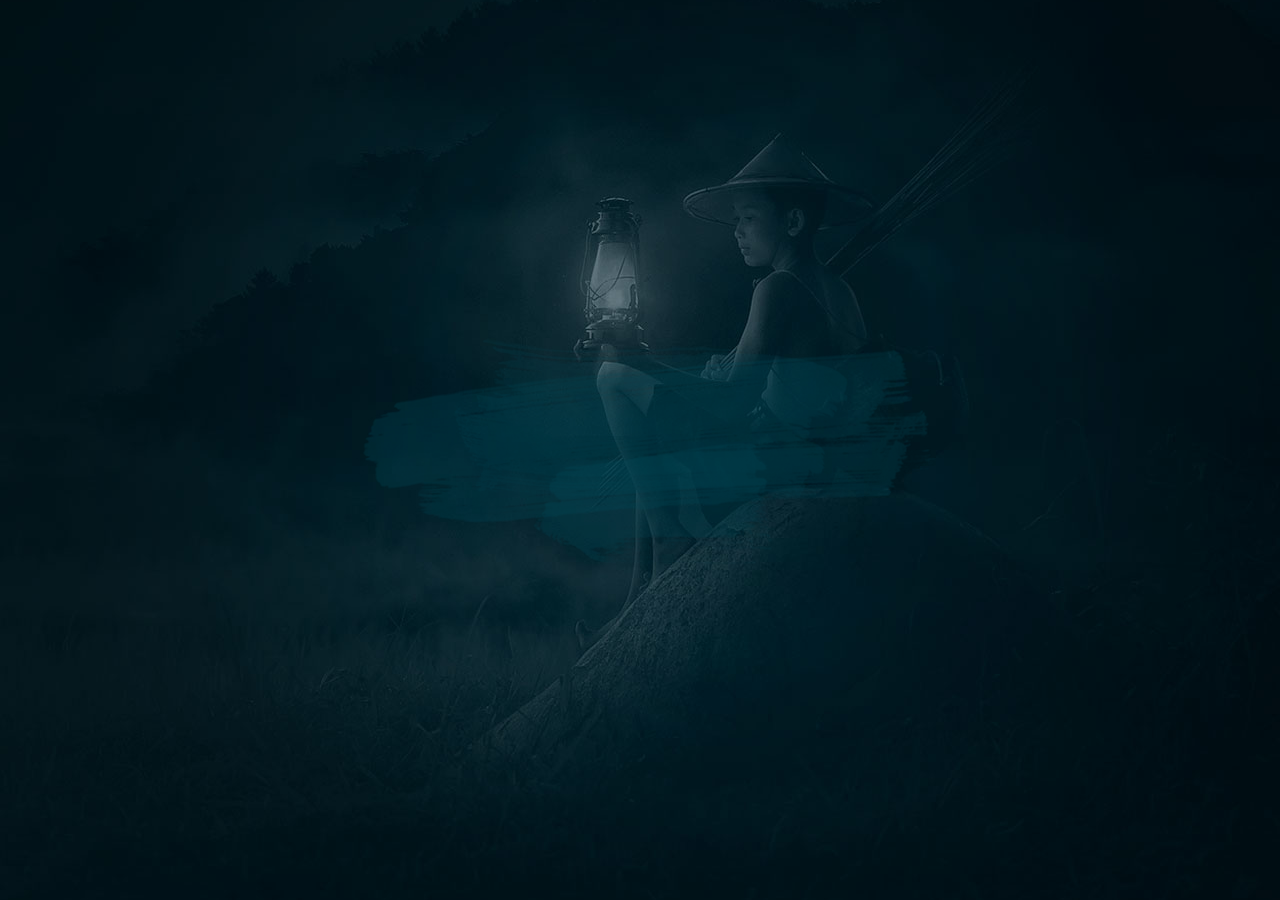
<file: index.html>
<!DOCTYPE html>
<html lang="ru">
<head>
  <meta charset="UTF-8">
  <meta name="viewport" content="width=1160px, initial-scale=1.0">
  <link href="https://fonts.googleapis.com/css2?family=Open+Sans:wght@400;700&display=swap" rel="stylesheet">
  <link href="css/main.css" rel="stylesheet">
  <link rel="stylesheet" href="css/blocks/welcome.css">
  <title>Welcome</title>
</head>
<body>
  <div class="welcome">
    <div class="welcome__shades">
      <div class="welcome__container">
        <div class="central">
          <a href="main.html" class="welcome__link">
          <img src="./images/logo-wide.png" alt="Air Asia" class="welcome__logo"></a>
          <h3 class="welcome__description ">Открой для себя Азию</h3>
          <form action="main.html">
            <button class="btn welcome__btn open-asia__btn">Войти</button>
          </form>
        </div>
      </div>
    </div>
  </div>
</body>
</html>
</file>
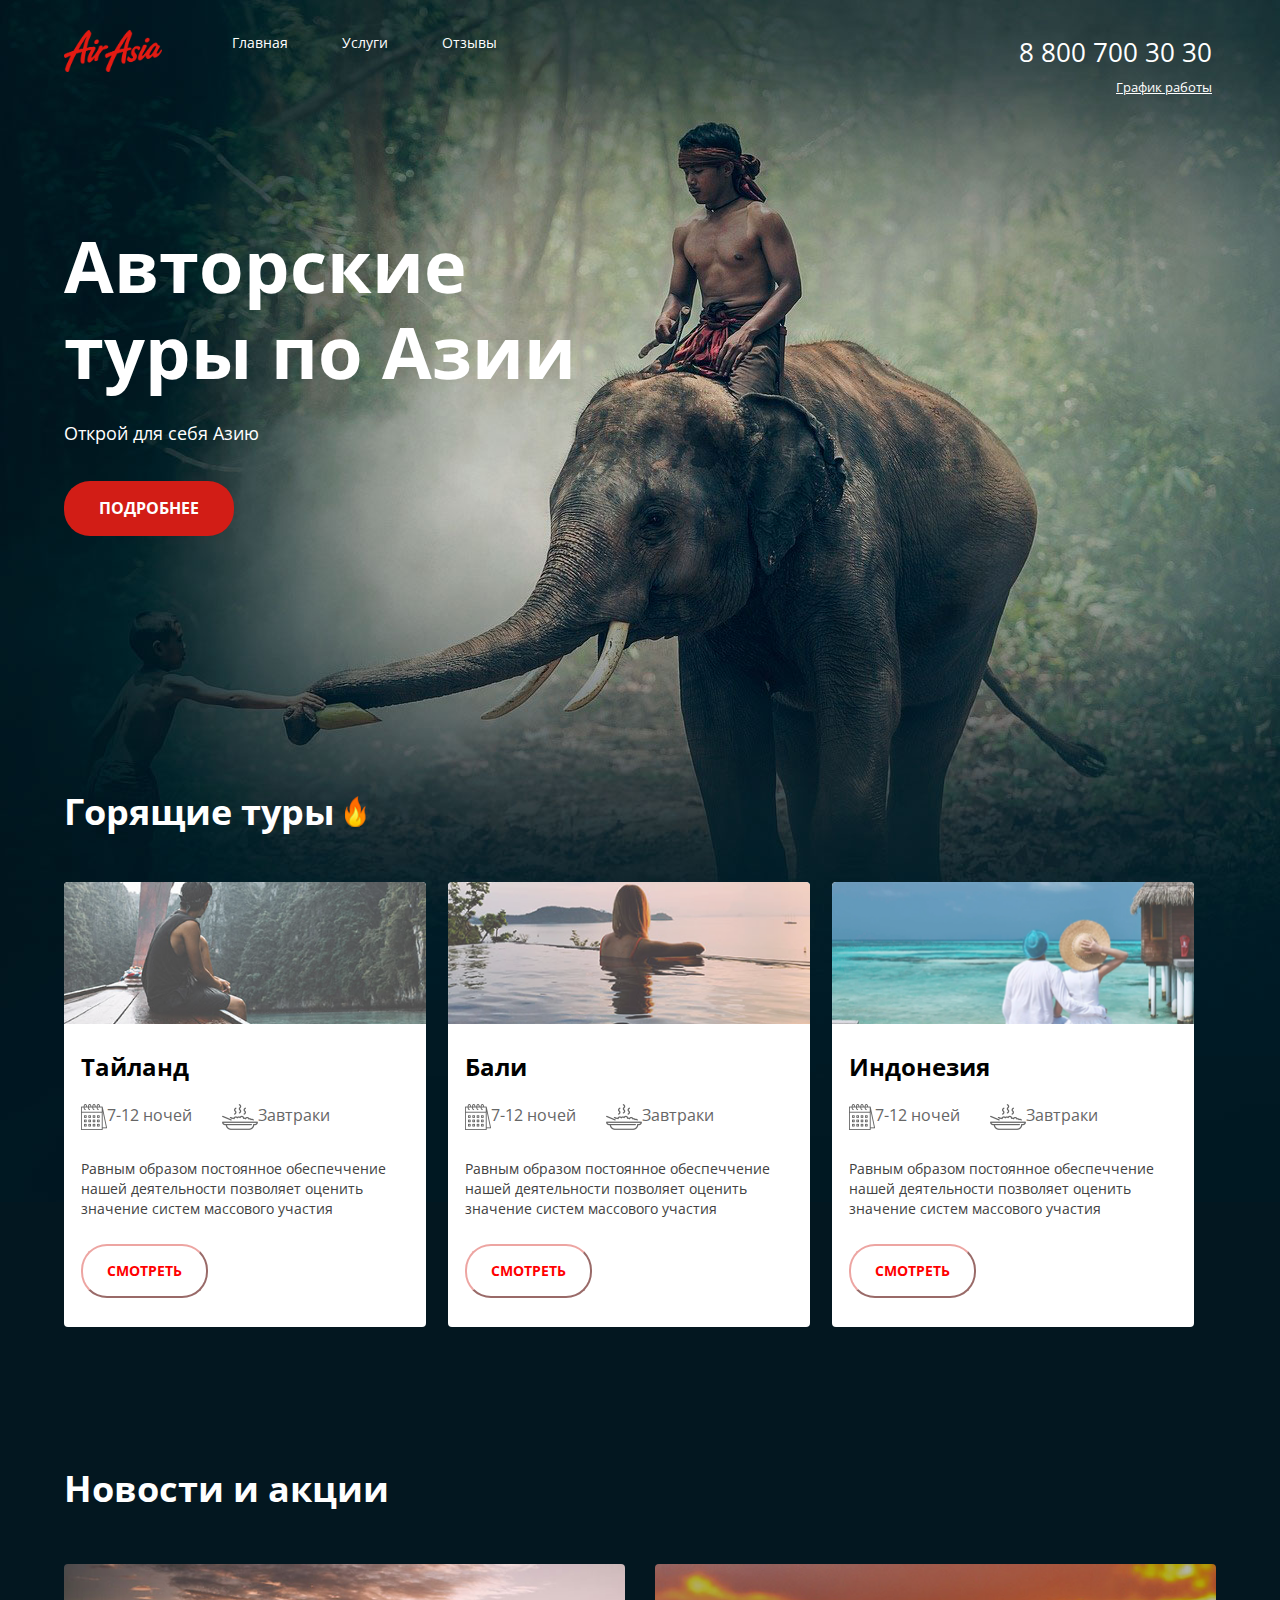
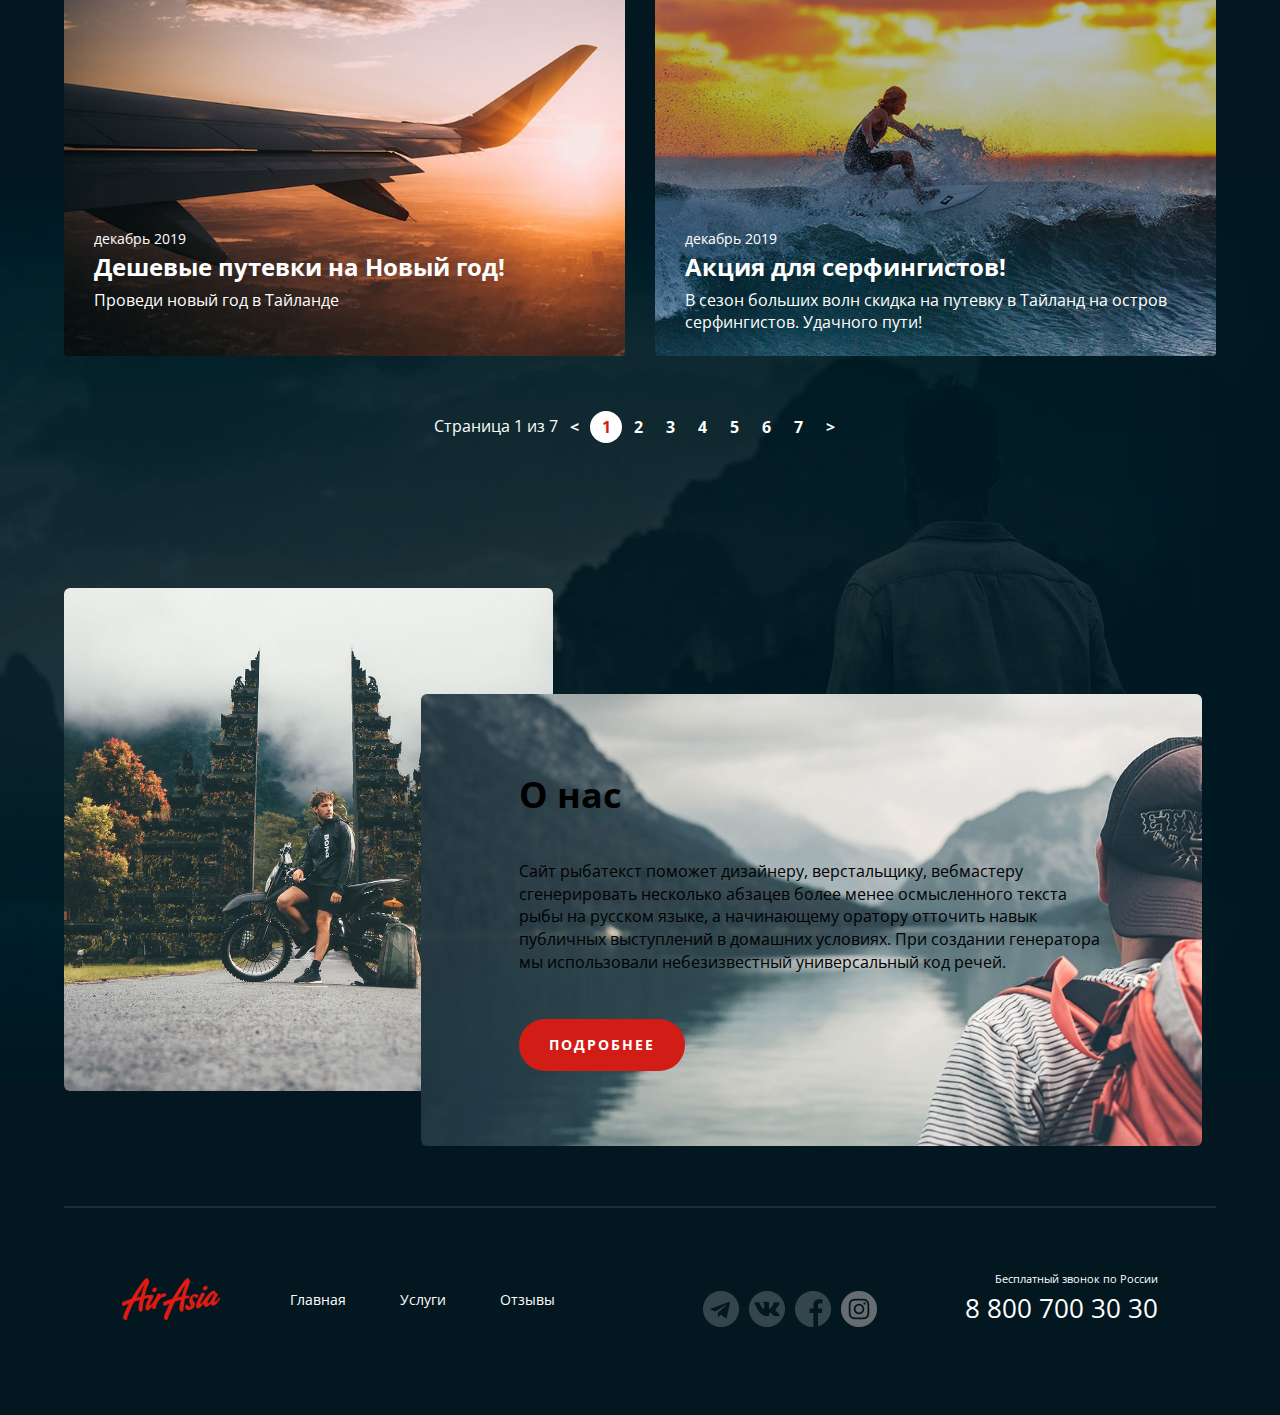
<file: main.html>
<!DOCTYPE html>
<html lang="ru">
<head>
  <meta charset="UTF-8">
  <meta http-equiv="X-UA-Compatible">
  <meta name="viewport" content="width=1160px, initial-scale=1.0">
  <link href="https://fonts.googleapis.com/css2?family=Open+Sans:wght@400;700&display=swap" rel="stylesheet">
  <link href="css/main.css" rel="stylesheet">
  <title>Airasia</title>
</head>
<body>
  <div class="wrapper wrapper__main">
    <section class="hero">
      <div class="container hero__cantainer">
        <header class="header">
          <div class="header__col">
            <div class="header__col_row">
              <a href="/" class="logo logo__up">
                <img src="./images/logo.png" alt="elepfant" class="logo">
              </a>
              <nav class="menu menu__up">
                <ul class="menu__list">
                  <li class="menu__item"> <a href="#" class="menu__link">Главная</a></li>
                  <li class="menu__item"> <a href="service.html" class="menu__link">Услуги</a></li>
                  <li class="menu__item"> <a href="/reviews.html" class="menu__link">Отзывы</a></li>
                </ul>
              </nav>
            </div>
          </div>
          <div class="header__col header__col-align-right">
            <address class="contacts contacts__up">
              <div href="tel:+78007003030" class="contacts__phone">8 800 700 30 30</div>
              <div class="dropdown">
                <a href="" class="contacts__dropdown-title dropdown__link">График работы</a>
                <div class="dropdown__menu">
                  <ul class="dropdown__list">
                    <li class="dropdown__item_bold">пн-вс: 09:00-20:00</li>
                    <li class="dropdown__item">Обед: 14:00-14:30</li>
                  </ul>
                </div>
              </div>
            </address>
          </div>
        </header>
      
        <div class="open-asia">
          <div class="open-asia__content">
            <h1 class="big-title open-asia__title">Авторские туры по Азии</h1>
            <h3 class="open-asia__description">Открой для себя Азию</h3>
            <button class="btn open-asia__btn">ПОДРОБНЕЕ</button>
          </div>
        </div>
      </div>
    </section>
    <section class="section">
      <div class="container">
          <h2 class="medium-title hot-tours__title">Горящие туры<img src="./images/icons/flame.png" alt="flame" class="hot"></h2>
          <ul class="tour-list">
            <li class="tour-list__item offer">
              <div class="offer__header">
                <img src="./images/content/offers/river.jpg" alt="вид" class="offer__picture">
              </div>
              <div class="offer__content">
                <div class="offer__body">
                  <h3 class="title offer__title">Тайланд</h3>
                  <div class="iconed-title offer__iconed-title">
                    <div class="lendt">
                      <img src="./images/icons/offers/calendar.png" alt="календарь" class="tour-list__icon-lendth">
                      <div class="iconed-title__text">7-12 ночей</div>
                    </div>
                    <div class="breakfast">
                      <img src="./images/icons/offers/meal.png" alt="завтрак" class="tour-list__icon-breakfast">
                      <div class="iconed-title__text">Завтраки</div>
                    </div>
                  </div>
                  <p class="offer__description">Равным образом постоянное обеспеччение нашей деятельности позволяет оценить значение систем массового участия</p>
                  <div class="offer__btn-wrapper">
                    <button class="btn offer__btn">СМОТРЕТЬ</button>
                  </div>
                </div>
              </div>
            </li>
            <li class="tour-list__item offer">
              <div class="offer__header">
                <img src="./images/content/offers/pool.jpg" alt="вид" class="offer__picture">
              </div>
              <div class="offer__content">
                <div class="offer__body">
                <h3 class="title offer__title">Бали</h3>
                  <div class="iconed-title offer__iconed-title">
                    <div class="lendt">
                      <img src="./images/icons/offers/calendar.png" alt="календарь" class="tour-list__icon-lendth">
                      <div class="iconed-title__text">7-12 ночей</div>
                    </div>
                    <div class="breakfast">
                      <img src="./images/icons/offers/meal.png" alt="завтрак" class="tour-list__icon-breakfast">
                      <div class="iconed-title__text">Завтраки</div>
                    </div>
                  </div>
                  <p class="offer__description">Равным образом постоянное обеспеччение нашей деятельности позволяет оценить значение систем массового участия</p>
                  <div class="offer__btn-wrappere">
                    <button class="btn offer__btn">СМОТРЕТЬ</button>
                  </div>
                </div>
              </div>
            </li>
            <li class="tour-list__item offer">
              <div class="offer__header">
                <img src="./images/content/offers/ocean.jpg" alt="вид" class="offer__picture">
              </div>
              <div class="offer__content">
                <div class="offer__body">
                  <h3 class="title offer__title">Индонезия</h3>
                  <div class="iconed-title">
                    <div class="lendt">
                      <img src="./images/icons/offers/calendar.png" alt="календарь" class="tour-list__icon-lendth">
                      <div class="iconed-title__text">7-12 ночей</div>
                    </div>
                    <div class="breakfast">
                      <img src="./images/icons/offers/meal.png" alt="завтрак" class="tour-list__icon-breakfast">
                      <div class="iconed-title__text">Завтраки</div>
                    </div>
                  </div>
                  <p class="offer__description">Равным образом постоянное обеспеччение нашей деятельности позволяет оценить значение систем массового участия</p>
                  <div class="offer__btn-wrapper">
                    <button class="btn offer__btn">СМОТРЕТЬ</button>
                  </div>
                </div>
              </div>
            </li>
          </ul>
        </div>
    </section>
    <section class="section">
      <div class="container">
        <div class="news">
          <div class="news__content">
            <h2 class="medium-title news__title">Новости и акции</h2>
            <ul class="action">
              <li class="action__item">
                <img src="./images/content/news/plain.png" alt="самолет" class="action__image">
                <div class="action__content">
                  <time class="action__date">декабрь 2019</time>
                  <h3 class="title action__title">Дешевые путевки на Новый год!</h3>
                  <p class="action__description">Проведи новый год в Тайланде</p>
                </div>
              </li>
              <li class="action__item">
                <img src="./images/content/news/surfer.png" alt="серфер" class="action__image action__image_surf">
                <div class="action__content">
                  <time class="action__date">декабрь 2019</time>
                  <h3 class="title action__title">Акция для серфингистов!</h3>
                  <p class="action__description">В сезон больших волн скидка на путевку в Тайланд на остров серфингистов. Удачного пути!</p>
                </div>
              </li>
            </ul>
            <nav class="paginator">
              <div class="paginator__display">Страница 1 из 7</div>
              <ul class="paginator__list">
                <li class="paginator__item paginator__item_prev"><a href="#" class="paginator__link">&#60;</a></li>
                <li class="paginator__item paginator__item_active"><a href="#" class="paginator__link">1</a></li>
                <li class="paginator__item"><a href="#" class="paginator__link">2</a></li>
                <li class="paginator__item"><a href="#" class="paginator__link">3</a></li>
                <li class="paginator__item"><a href="#" class="paginator__link">4</a></li>
                <li class="paginator__item"><a href="#" class="paginator__link">5</a></li>
                <li class="paginator__item"><a href="#" class="paginator__link">6</a></li>
                <li class="paginator__item"><a href="#" class="paginator__link">7</a></li>
                <li class="paginator__item paginator__itrm_next"><a href="#" class="paginator__link">></a></li>
              </ul>
            </nav>
          </div>
        </div>
      </div>
    </section>
    <section class="section section__bg">
      <div class="container">
        <div class="about">
          <div class="about__desc">
            <h2 class="medium-title about__title">О нас</h2> 
            <p class="about__description about__description_text">Сайт рыбатекст поможет дизайнеру, верстальщику, вебмастеру сгенерировать несколько абзацев более менее осмысленного текста рыбы на русском языке, а начинающему оратору отточить навык публичных выступлений в домашних условиях. При создании генератора мы использовали небезизвестный универсальный код речей.</p>
            <button class="btn about__btn">ПОДРОБНЕЕ</button>
          </div>
        </div>
      </div>
    </section>  
    </div>
    
    <footer class="footer">
      <div class="container footer__container_section">
        <div class="footer footer__main">
          <div class="footer__col">
            <a href="" class="logo logo__down">
              <img src="images/logo.png" alt="логотип" class="logo">
            </a>
            <nav class="menu__down">
              <ul class="menu__list">
                <li class="menu__item">
                  <a href="#" class="menu__link">Главная</a></li>
                <li class="menu__item">
                  <a href="service.html" class="menu__link">Услуги</a></li>
                <li class="menu__item">
                  <a href="/reviews.html" class="menu__link">Отзывы</a></li>
              </ul>
            </nav>
          </div>
          <div class="footer__col_right">
              <div class="icon">
                <div class="icon__tg"></div>
                <div class="icon__vk"></div>
                <div class="icon__fb"></div>
                <div class="icon__ig"></div>
              </div>
              <address class="contacts__down">
              <div class="contacts__free-call">Бесплатный звонок по России </div>
              <a href="tel:+78007003030" class="contacts__phone">8 800 700 30 30</a>
            </address>
          </div>
        </div>
      </div>
    </footer>
  </div>
</body>
</html>
</file>
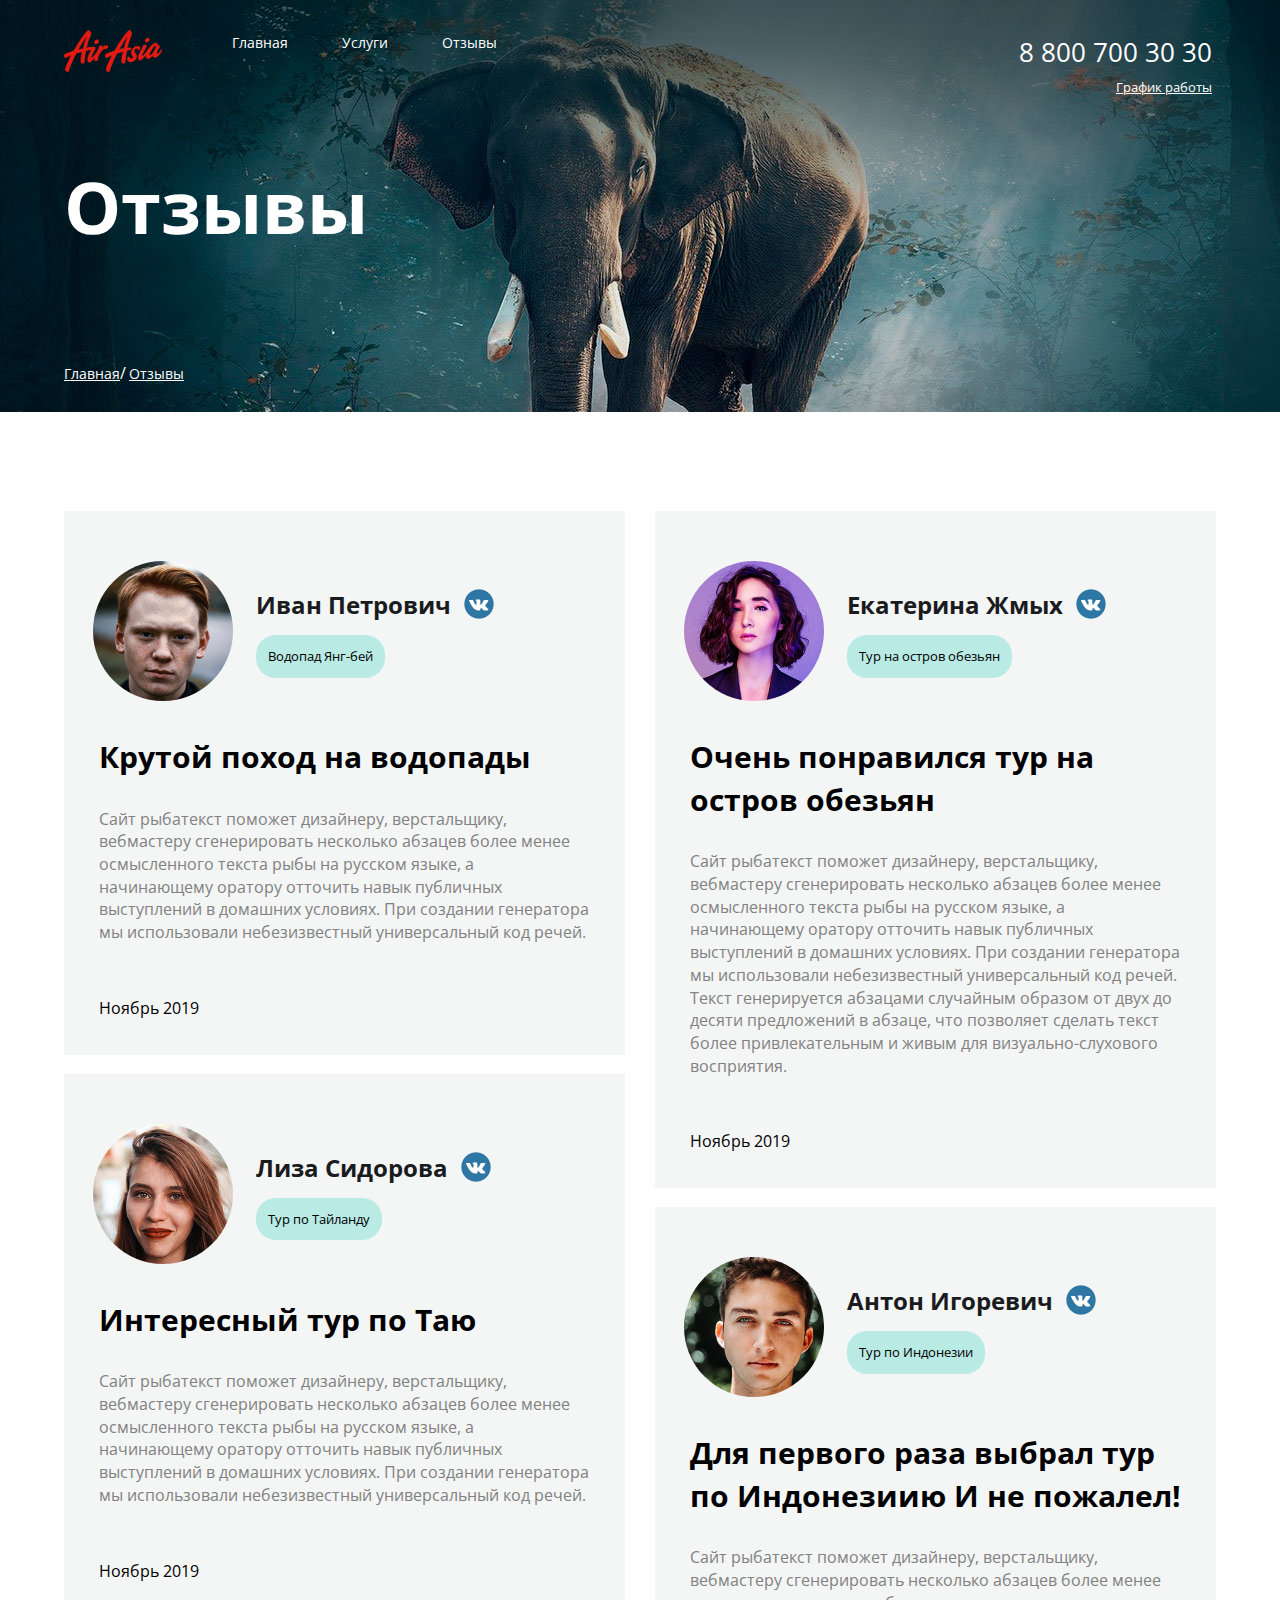
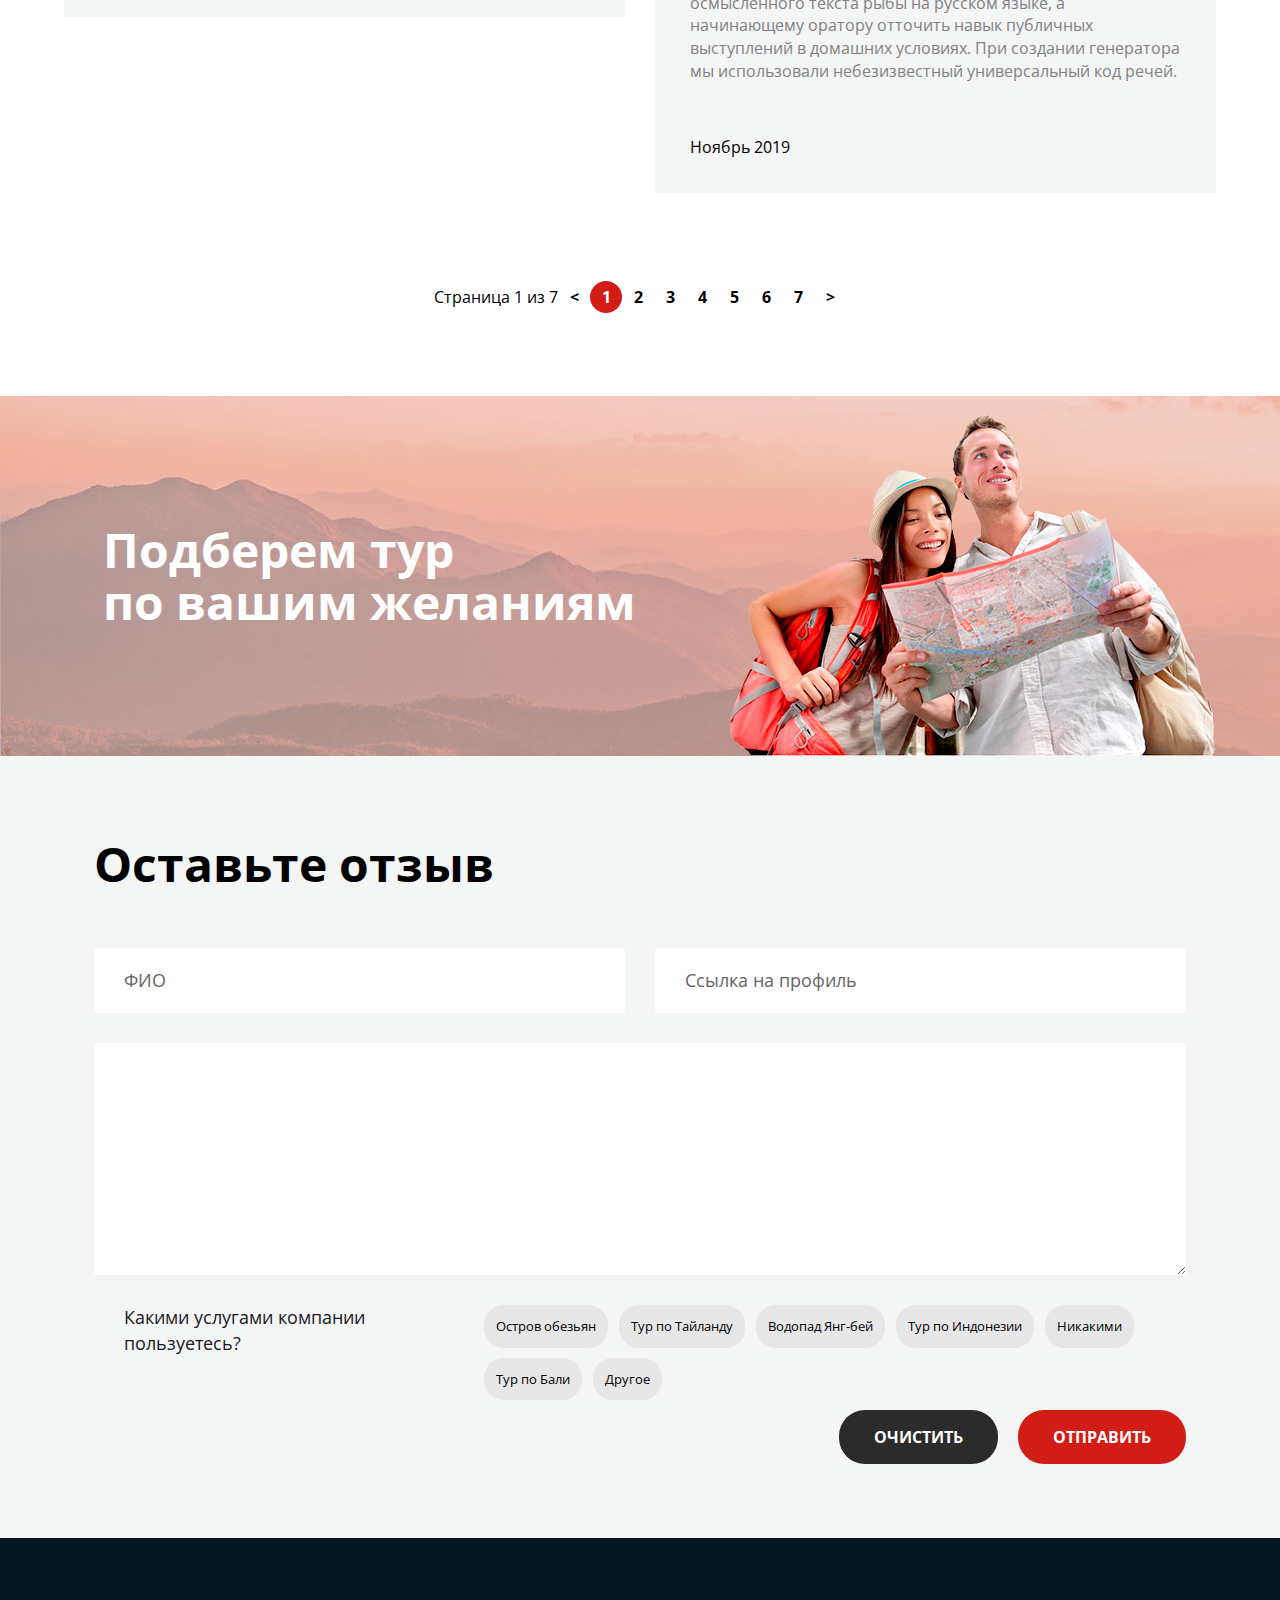
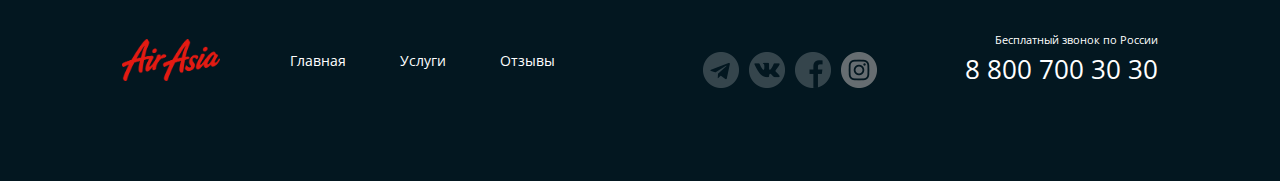
<file: reviews.html>
<!DOCTYPE html>
<html lang="ru">
<head>
  <meta charset="UTF-8">
  <meta name="viewport" content="width=1160px, initial-scale=1.0">
  <link href="https://fonts.googleapis.com/css2?family=Open+Sans:wght@400;700&display=swap" rel="stylesheet">
  <link href="css/main.css" rel="stylesheet">
  <title>Reviews</title>
</head>
<body>
  <div class="wrapper wrapper__service">
    <section class="top-line">
      <div class="container top-line__container">
        <header class="header">
          <div class="header__col">
            <div class="header__col_row">
              <a href="/" class="logo logo__up">
                <img src="./images/logo.png" alt="elepfant" class="logo">
              </a>
              <nav class="menu menu__up">
                <ul class="menu__list">
                  <li class="menu__item"> <a href="main.html" class="menu__link">Главная</a></li>
                  <li class="menu__item"> <a href="service.html" class="menu__link">Услуги</a></li>
                  <li class="menu__item"> <a href="reviews.html" class="menu__link">Отзывы</a></li>
                </ul>
              </nav>
            </div>
          </div>
          <div class="header__col header__col-align-right">
            <address class="contacts contacts__up">
              <div href="tel:+78007003030" class="contacts__phone">8 800 700 30 30</div>
              <div class="dropdown">
                <a href="" class="contacts__dropdown-title dropdown__link">График работы</a>
                <div class="dropdown__menu">
                  <ul class="dropdown__list">
                    <li class="dropdown__item_bold">пн-вс: 09:00-20:00</li>
                    <li class="dropdown__item">Обед: 14:00-14:30</li>
                  </ul>
                </div>
              </div>
            </address>
          </div>
        </header>
        <h1 class="title top-line__title">Отзывы</h1>
        <nav class="breadcrumbs">
          <ul class="breadcrumbs__list">
            <li class="breadcrumbs__item">
              <a href="main.html" class="breadcrumbs__link">Главная</a>
            </li>
            <li class="breadcrumbs__item breadcrumbs__item_active">
              <a href="reviews.html" class="breadcrumbs__link">Отзывы</a>
            </li>
          </ul>
        </nav>
      </div>
    </section>
    <main class="reviews">
      <div class="container">
        <ul class="reviews__list">
          <li class="reviews__item review">
            <div class="review__head">
              <img src="./images/content/reviews/ginger.jpg" alt="Avatar" class="review__avatar">
              <div class="review__head_name">
                <a href="" class="review__name">Иван Петрович</a>
                <a href="" class="review__link"><div class="tag review__btn">Водопад Янг-бей</div></a> 
              </div>
            </div>
            <div class="review__content">
              <h2 class="title review__title">Крутой поход на водопады</h2>
              <p class="review__description description">Сайт рыбатекст поможет дизайнеру, верстальщику, вебмастеру сгенерировать несколько абзацев более менее осмысленного текста рыбы на русском языке, а начинающему оратору отточить навык публичных выступлений в домашних условиях. При создании генератора мы использовали небезизвестный универсальный код речей.</p>
              <time class="action-date_black">Ноябрь 2019</time>
            </div>
          </li>
          <li class="reviews__item review">
            <div class="review__head">
              <img src="./images/content/reviews/liza.jpg" alt="Avatar" class="review__avatar">
              <div class="review__head_name">
                <a href="" class="review__name">Лиза Сидорова</a>
                <a href="" class="review__link"><div class="tag review__btn">Тур по Тайланду</div></a>
              </div>
            </div>
            <div class="review__content">
              <h2 class="title review__title">Интересный тур по Таю</h2>
              <p class="review__description description">Сайт рыбатекст поможет дизайнеру, верстальщику, вебмастеру сгенерировать несколько абзацев более менее осмысленного текста рыбы на русском языке, а начинающему оратору отточить навык публичных выступлений в домашних условиях. При создании генератора мы использовали небезизвестный универсальный код речей.</p>
              <time class="action-date_black">Ноябрь 2019</time>
            </div>
          </li>
          <li class="reviews__item review">
            <div class="review__head">
              <img src="./images/content/reviews/girl.jpg" alt="Avatar" class="review__avatar">
              <div class="review__head_name">
                <a href="" class="review__name">Екатерина Жмых</a>
                <a href="" class="review__link"><div class="tag review__btn">Тур на остров обезьян</div></a>
              </div>
            </div>
            <div class="review__content">
              <h2 class="title review__title">Очень понравился тур на остров обезьян</h2>
              <p class="review__description description">Сайт рыбатекст поможет дизайнеру, верстальщику, вебмастеру сгенерировать несколько абзацев более менее осмысленного текста рыбы на русском языке, а начинающему оратору отточить навык публичных выступлений в домашних условиях. При создании генератора мы использовали небезизвестный универсальный код речей. Текст генерируется абзацами случайным образом от двух до десяти предложений в абзаце, что позволяет сделать текст более привлекательным и живым для визуально-слухового восприятия.</p>
              <time class="action-date_black">Ноябрь 2019</time>
            </div>
          </li>
          <li class="reviews__item review">
            <div class="review__head">
              <img src="./images/content/reviews/guy.jpg" alt="Avatar" class="review__avatar">
              <div class="review__head_name">
              <a href="" class="review__name">Антон Игоревич</a>
              <a href="" class="review__link"><div class="tag review__btn">Тур по Индонезии</div></a>
            </div>
            </div>
            <div class="review__content">
              <h2 class="title review__title">Для первого раза выбрал тур по Индонезиию И не пожалел!</h2>
              <p class="review__description description">Сайт рыбатекст поможет дизайнеру, верстальщику, вебмастеру сгенерировать несколько абзацев более менее осмысленного текста рыбы на русском языке, а начинающему оратору отточить навык публичных выступлений в домашних условиях. При создании генератора мы использовали небезизвестный универсальный код речей.</p>
              <time class="action-date_black">Ноябрь 2019</time>
            </div>
          </li>
        </ul>
        <nav class="paginator paginator__rewiev">
          <div class="paginator__display paginator__display_service">Страница 1 из 7</div>
          <ul class="paginator__list paginator__list_service">
            <li class="paginator__item paginator__item_prev paginator__item_prev_service"><a href="#" class="paginator__link">&#60;</a></li> 
            <li class="paginator__item paginator__item_active_service"><a href="#" class="paginator__link paginator__link_service">1</a></li> 
            <li class="paginator__item"><a href="#" class="paginator__link paginator__link_service">2</a></li>
            <li class="paginator__item"><a href="#" class="paginator__link paginator__link_service">3</a></li>
            <li class="paginator__item"><a href="#" class="paginator__link paginator__link_service">4</a></li>
            <li class="paginator__item"><a href="#" class="paginator__link paginator__link_service">5</a></li>
            <li class="paginator__item"><a href="#" class="paginator__link paginator__link_service">6</a></li>
            <li class="paginator__item"><a href="#" class="paginator__link paginator__link_service">7</a></li>
            <li class="paginator__item paginator__itrm_next"><a href="#" class="paginator__link paginator__link_service">></a></li>
          </ul>
        </nav> 
      </div>
    <section class="separator">
      <div class="container separator__content">
        <div class="separator__content_title">
          <h2 class="separator__title">Подберем тур                по вашим желаниям</h2>
        </div>
        <div class="separator__content_right">
          <img src="./images/decor/couple.png" alt="Couple" class="separator__picture">
        </div>
      </div>
    </section>
    <section class="form-section form-section__bg_grey">
      <div class="container">
        <h2 class="form-section__title title">Оставьте отзыв</h2>
        <form action="form">
          <div class="form__row">
            <input type="text" placeholder="ФИО" class="form__input">
            <input type="text" placeholder="Ссылка на профиль" class="form__input">
          </div>
          <div class="form__row">
            <textarea class="form__input form__input_textarea"></textarea>
          </div>
          <div class="form__controls">
            <div class="form__control-title">Какими услугами компании пользуетесь?</div>
            <ul class="controls">
              <li class="controls__item">
                <label class="controls__elem">
                  <input type="checkbox" class="controls__checkbox">
                <div class="tag controls__tag">Остров обезьян</div>
              </label>
              </li>
              <li class="controls__item">
                <label class="controls__elem">
                  <input type="checkbox" class="controls__checkbox">
                <div class="tag controls__tag">Тур по Тайланду</div>
              </label>
              </li>
              <li class="controls__item">
                <label class="controls__elem">
                  <input type="checkbox" class="controls__checkbox">
                <div class="tag controls__tag">Водопад Янг-бей</div>
              </label>
              </li>
              <li class="controls__item">
                <label class="controls__elem">
                  <input type="checkbox" class="controls__checkbox">
                <div class="tag controls__tag">Тур по Индонезии</div>
              </label>
              </li>
              <li class="controls__item">
                <label class="controls__elem">
                  <input type="checkbox" class="controls__checkbox">
                  <div class="tag controls__tag">Никакими</div>
                </label>
              </li>
              <li class="controls__item">
                <label class="controls__elem">
                  <input type="checkbox" class="controls__checkbox">
                <div class="tag controls__tag">Тур по Бали</div>
              </label>
              </li>
              <li class="controls__item">
                <label class="controls__elem">
                  <input type="checkbox" class="controls__checkbox">
                <div class="tag controls__tag">Другое</div>
              </label>
              </li>
            </ul>
          </div>
          <div class="form__btns">
            <button type="reset" class="btn btn__form btn__color_grey">Очистить</button>
            <button type="submit" class="btn btn__form open-asia__btn btn__colot_red">Отправить</button>
          </div> 
          </form>
        </div>
      </section>
    </main>
    <footer class="footer inner-footer">
      <div class="container inner-footer__container">
        <div class="footer inner-footer">
          <div class="footer__col">
            <a href="" class="logo logo__down">
              <img src="./images/logo.png" alt="логотип" class="logo">
            </a>
            <nav class="menu__down">
              <ul class="menu__list">
                <li class="menu__item">
                  <a href="main.html" class="menu__link">Главная</a></li>
                <li class="menu__item">
                  <a href="service.html" class="menu__link">Услуги</a></li>
                <li class="menu__item">
                  <a href="reviews.html" class="menu__link">Отзывы</a></li>
              </ul>
            </nav>
          </div>
          <div class="footer__col_right">
            <div class="icon">
              <div class="icon__tg"></div>
              <div class="icon__vk"></div>
              <div class="icon__fb"></div>
              <div class="icon__ig"></div>
            </div>
              <address class="contacts__down">
              <div class="contacts__free-call">Бесплатный звонок по России </div>
              <a href="tel:+78007003030" class="contacts__phone">8 800 700 30 30</a>
            </address>
          </div>
        </div>
      </div>
    </footer>
  </div>
</body>
</html>
</file>
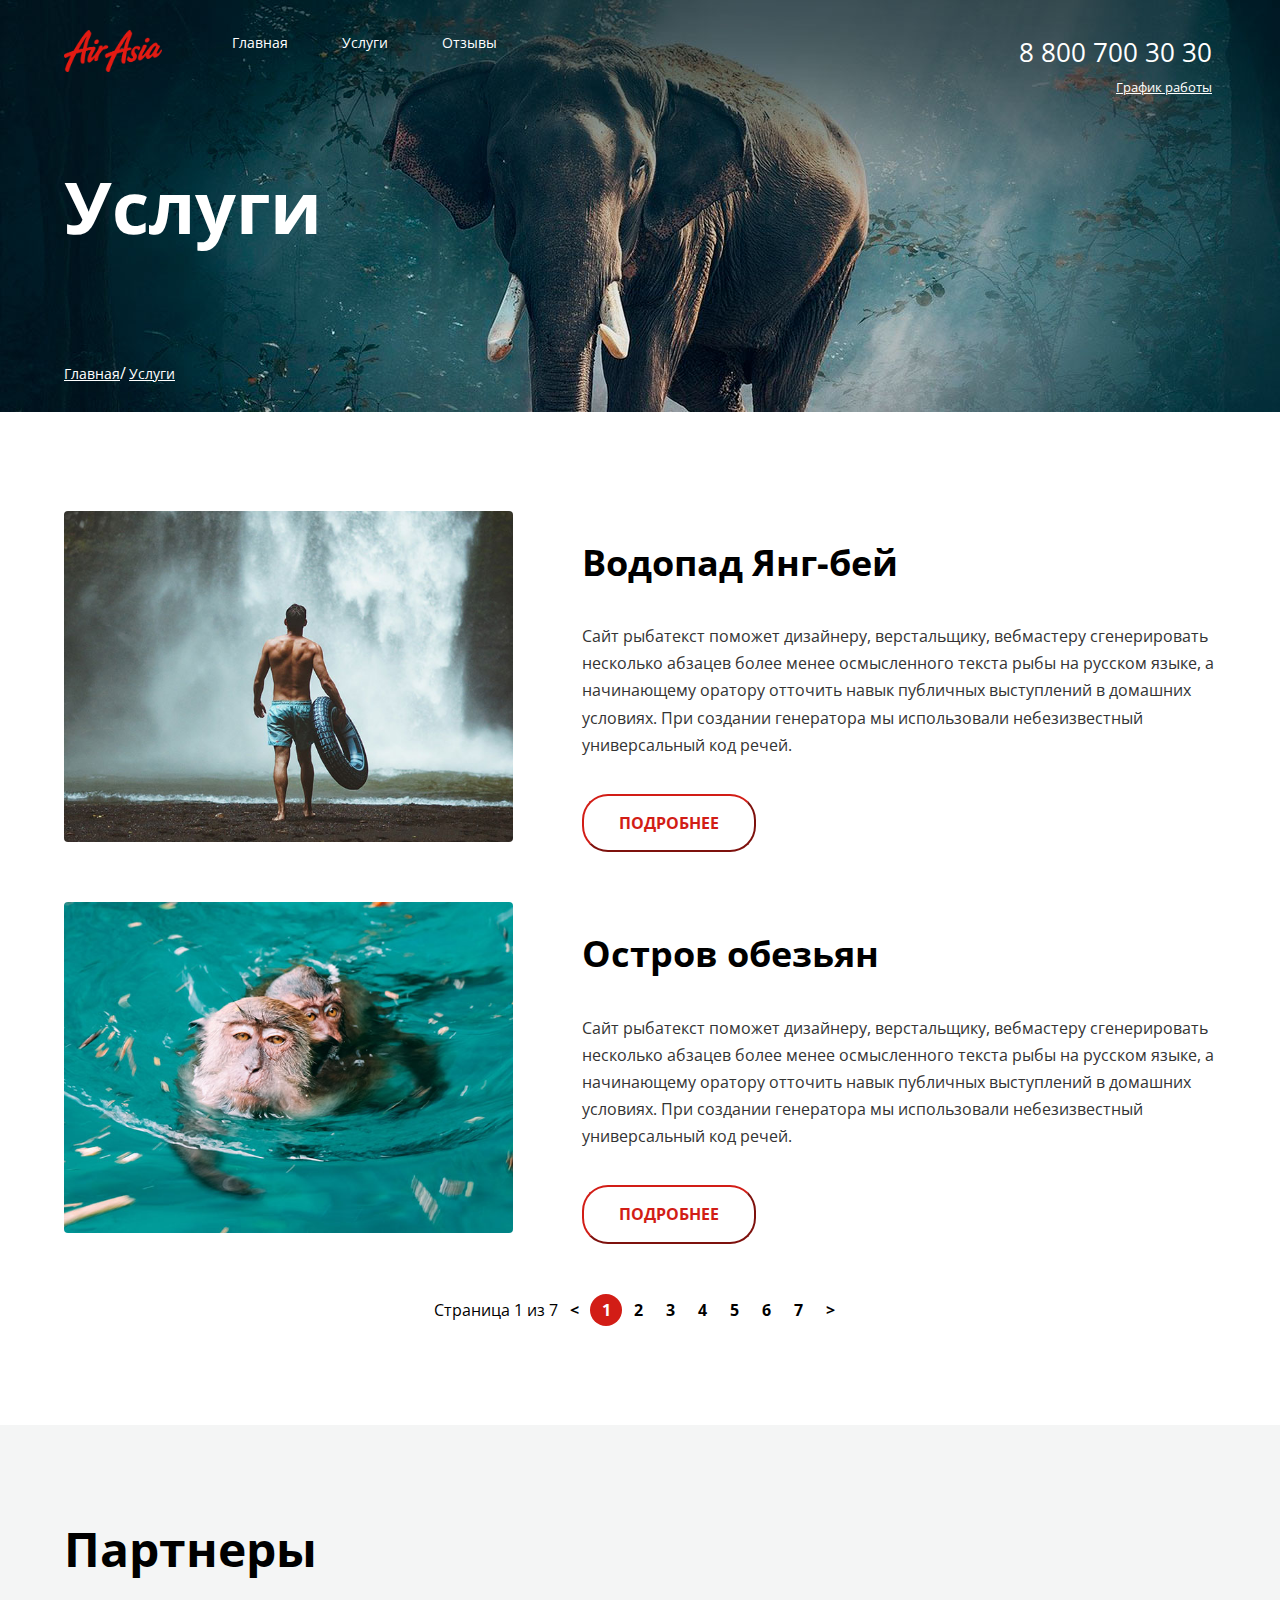
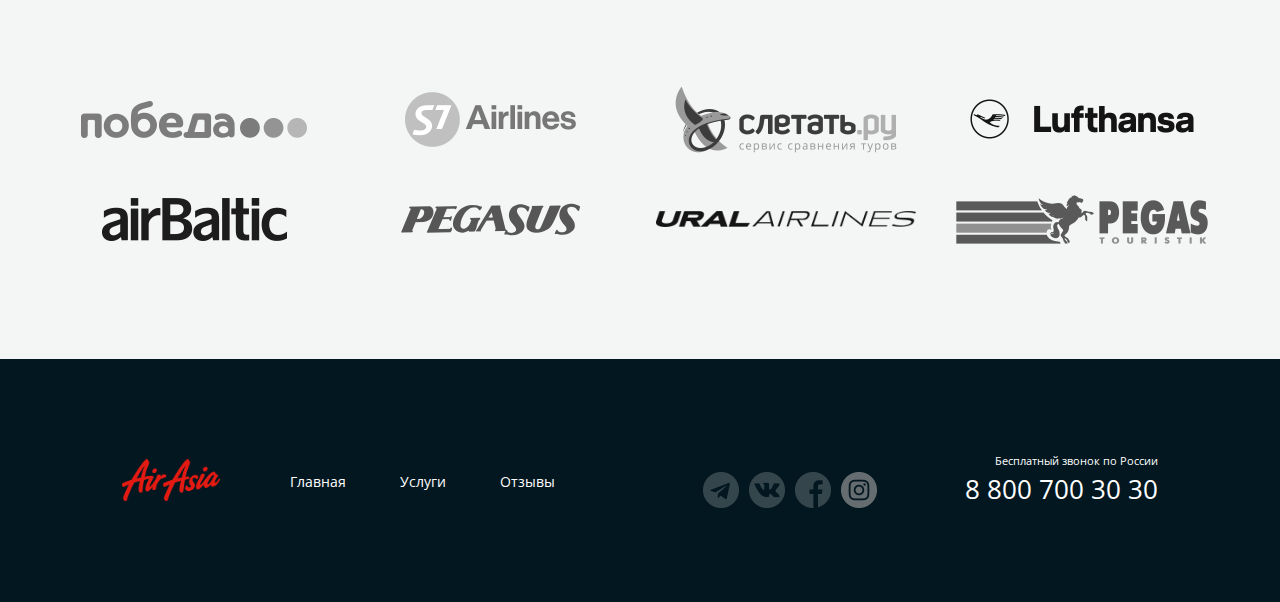
<file: service.html>
<!DOCTYPE html>
<html lang="ru">
<head>
  <meta charset="UTF-8">
  <meta http-equiv="X-UA-Compatible IE=edge">
  <meta name="viewport" content="width=1160px, initial-scale=1.0">
  <link href="https://fonts.googleapis.com/css2?family=Open+Sans:wght@400;700&display=swap" rel="stylesheet">
  <link href="css/main.css" rel="stylesheet">
  <title>Service</title>
</head>
<body>
  <div class="wrapper wrapper__service">
    <section class="top-line">
      <div class="container top-line__container">
        <header class="header">
          <div class="header__col">
            <div class="header__col_row">
              <a href="/" class="logo logo__up">
                <img src="./images/logo.png" alt="elepfant" class="logo">
              </a>
              <nav class="menu menu__up">
                <ul class="menu__list">
                  <li class="menu__item"> <a href="main.html" class="menu__link">Главная</a></li>
                  <li class="menu__item"> <a href="service.html" class="menu__link">Услуги</a></li>
                  <li class="menu__item"> <a href="reviews.html" class="menu__link">Отзывы</a></li>
                </ul>
              </nav>
            </div>
          </div>
          <div class="header__col header__col-align-right">
            <address class="contacts contacts__up">
              <div href="tel:+78007003030" class="contacts__phone">8 800 700 30 30</div>
              <div class="dropdown">
                <a href="" class="contacts__dropdown-title dropdown__link">График работы</a>
                <div class="dropdown__menu">
                  <ul class="dropdown__list">
                    <li class="dropdown__item_bold">пн-вс: 09:00-20:00</li>
                    <li class="dropdown__item">Обед: 14:00-14:30</li>
                  </ul>
                </div>
              </div>
            </address>
          </div>
        </header>
        <h1 class="title top-line__title">Услуги</h1>
        <nav class="breadcrumbs">
          <ul class="breadcrumbs__list">
            <li class="breadcrumbs__item">
              <a href="main.html" class="breadcrumbs__link">Главная</a>
            </li>
            <li class="breadcrumbs__item breadcrumbs__item_active">
              <a href="service.html" class="breadcrumbs__link">Услуги</a>
            </li>
          </ul>
        </nav>
      </div>
    </section>
    <main class="page-content">
      <div class="container">
        <ul class="services">
          <li class="services__item service">
            <a href="#" class="service">
              <div class="service__img">
                <img src="./images/content/service/waterfall.jpg" class="service__picture" alt="waterfall">
              </div>
              <div class="service__content">
                <h2 class="title service__title">Водопад Янг-бей</h2>
                <p class="service__description">Сайт рыбатекст поможет дизайнеру, верстальщику, вебмастеру сгенерировать несколько абзацев более менее осмысленного текста рыбы на русском языке, а начинающему оратору отточить навык публичных выступлений в домашних условиях. При создании генератора мы использовали небезизвестный универсальный код речей.</p>
                <button class="btn btn__service">Подробнее</button>
              </div>
            </a>
          </li>
          <li class="services__item service">
            <a href="#" class="service">
              <div class="service__img">
                <img src="./images/content/service/monkeys.jpg" class="service__picture" alt="monkeys">
              </div>
              <div class="service__content">
                <h2 class="title service__title">Остров обезьян</h2>
                <p class="service__description">Сайт рыбатекст поможет дизайнеру, верстальщику, вебмастеру сгенерировать несколько абзацев более менее осмысленного текста рыбы на русском языке, а начинающему оратору отточить навык публичных выступлений в домашних условиях. При создании генератора мы использовали небезизвестный универсальный код речей.</p>
                <button class="btn btn__service">Подробнее</button>
              </div>
            </a>
          </li>
        </ul>
        <nav class="paginator">
          <div class="paginator__display paginator__display_service">Страница 1 из 7</div>
          <ul class="paginator__list paginator__list_service">
            <li class="paginator__item paginator__item_prev paginator__item_prev_service"><a href="#" class="paginator__link">&#60;</a></li> 
            <li class="paginator__item paginator__item_active_service"><a href="#" class="paginator__link paginator__link_service">1</a></li> 
            <li class="paginator__item"><a href="#" class="paginator__link paginator__link_service">2</a></li>
            <li class="paginator__item"><a href="#" class="paginator__link paginator__link_service">3</a></li>
            <li class="paginator__item"><a href="#" class="paginator__link paginator__link_service">4</a></li>
            <li class="paginator__item"><a href="#" class="paginator__link paginator__link_service">5</a></li>
            <li class="paginator__item"><a href="#" class="paginator__link paginator__link_service">6</a></li>
            <li class="paginator__item"><a href="#" class="paginator__link paginator__link_service">7</a></li>
            <li class="paginator__item paginator__itrm_next"><a href="#" class="paginator__link paginator__link_service">></a></li>
          </ul>
        </nav> 
      </div>
    </main>
    <section class="inner-section inner-section-bg_gray">
      <div class="container">
        <h2 class="inner-section__title">Партнеры</h2>
        <ul class="partners">
          <li class="partners__item">
            <a href="#" class="partners__link">
            <img src="./images/icons/partners/pobeda.png" alt="" class="partners__icone_Win">
          </a>
          </li>
          <li class="partners__item">
            <a href="#" class="partners__link">
            <img src="./images/icons/partners/s7.png" alt="" class="partners__icone_Airlines">
          </a>
          </li>
          <li class="partners__item">
            <a href="#" class="partners__link">
            <img src="./images/icons/partners/lets-fly.png" alt="" class="partners__icone_win_Flyru">
          </a>
          </li>
          <li class="partners__item">
            <a href="#" class="partners__link">
            <img src="./images/icons/partners/lufthansa.png" alt="" class="partners__icone_win_Lufthansa">
          </a>
          </li>
          <li class="partners__item">
            <a href="#" class="partners__link">
              <img src="./images/icons/partners/airbaltic.png" alt="" class="partners__icone_win_AirBaltic">
            </a>
          </li>
          <li class="partners__item">
            <a href="#" class="partners__link">
              <img src="./images/icons/partners/pegasus.png" alt="" class="partners__icone_win_pegasus">
            </a>
          </li>
          <li class="partners__item">
            <a href="" class="partners__link">
              <img src="./images/icons/partners/ural.png" alt="" class="partners__icone_Uralirlines">
            </a>
          </li>
          <li class="partners__item">
            <a href="#" class="partners__link">
              <img src="./images/icons/partners/pegas.png" alt="" class="partners__icone_Pegas">
            </a>
          </li>
        </ul>
      </div>
    </section>
    <footer class="footer inner-footer">
      <div class="container inner-footer__container">
        <div class="footer inner-footer">
          <div class="footer__col">
            <a href="" class="logo logo__down">
              <img src="./images/logo.png" alt="логотип" class="logo">
            </a>
            <nav class="menu__down">
              <ul class="menu__list">
                <li class="menu__item">
                  <a href="main.html" class="menu__link">Главная</a></li>
                <li class="menu__item">
                  <a href="service.html" class="menu__link">Услуги</a></li>
                <li class="menu__item">
                  <a href="reviews.html" class="menu__link">Отзывы</a></li>
              </ul>
            </nav>
          </div>
          <div class="footer__col_right">
            <div class="icon">
              <div class="icon__tg"></div>
              <div class="icon__vk"></div>
              <div class="icon__fb"></div>
              <div class="icon__ig"></div>
            </div>
              <address class="contacts__down">
              <div class="contacts__free-call">Бесплатный звонок по России </div>
              <a href="tel:+78007003030" class="contacts__phone">8 800 700 30 30</a>
            </address>
          </div>
        </div>
      </div>
    </footer>
  </div> 
</body>
</html>
</file>
<file: css/blocks/welcome.css>
.welcome {
  display: flex;
  position: fixed;
  top: 0;
  left: 0;
  width: 100%;
  height: 100%;
  align-items: center;
  justify-content: center;
  background: url("./../../images/bg/screen.jpg") center no-repeat;
}
.welcome__logo {
  width: 279px;
  height: 119px;
}
.central {
  display: flex;
  flex-direction: column;
  align-items: center;
}
.welcome__shades {
  background: url("./../../images/decor/shades.png") top center no-repeat;
  width: 591px;
  height: 248px;
}
.welcome__description {
  margin-bottom: 57px;
}
.central {
  opacity: 0;
  animation: zoom .9s ease-in ;
  animation-fill-mode: forwards;
}
.welcome__btn {
  outline: none;
}
@keyframes zoom {
  from {
    transform: scale(.7);
  }
  20% {
   transform: scale(1.15);
 }
  40% {
   transform: scale(.9);
 }
  60% {
    transform: scale(1.1);
  }
  80% {
   transform: scale(.95);

 }
  to {
    opacity: 1;
    transform: scale(1);
  }
}
</file>
<file: css/main.css>
@import url(./layout/normalize.css);
@import url(./layout/base.css);
@import url(./blocks/header.css);
@import url(./blocks/logo.css);
@import url(./blocks/nav.css);
@import url(./blocks/contacts.css);
@import url(./blocks/open-asia.css);
@import url(./blocks/btn.css);
@import url(./blocks/hot-tours.css);
@import url(./blocks/iconed-title.css);
@import url(./blocks/action.css);
@import url(./blocks/paginator.css);
@import url(./blocks/about.css);
@import url(./blocks/footer.css);
@import url(./blocks/social.css);
@import url(./blocks/service.css);
@import url(./blocks/breadcrumbs.css);
@import url(./blocks/partners.css);
@import url(./blocks/top-line.css);
@import url(./blocks/welcome.css);
@import url(./blocks/reviews.css);
@import url(./blocks/separator.css);
@import url(./blocks/form-section.css);
@import url(./blocks/controls.css);
</file>
